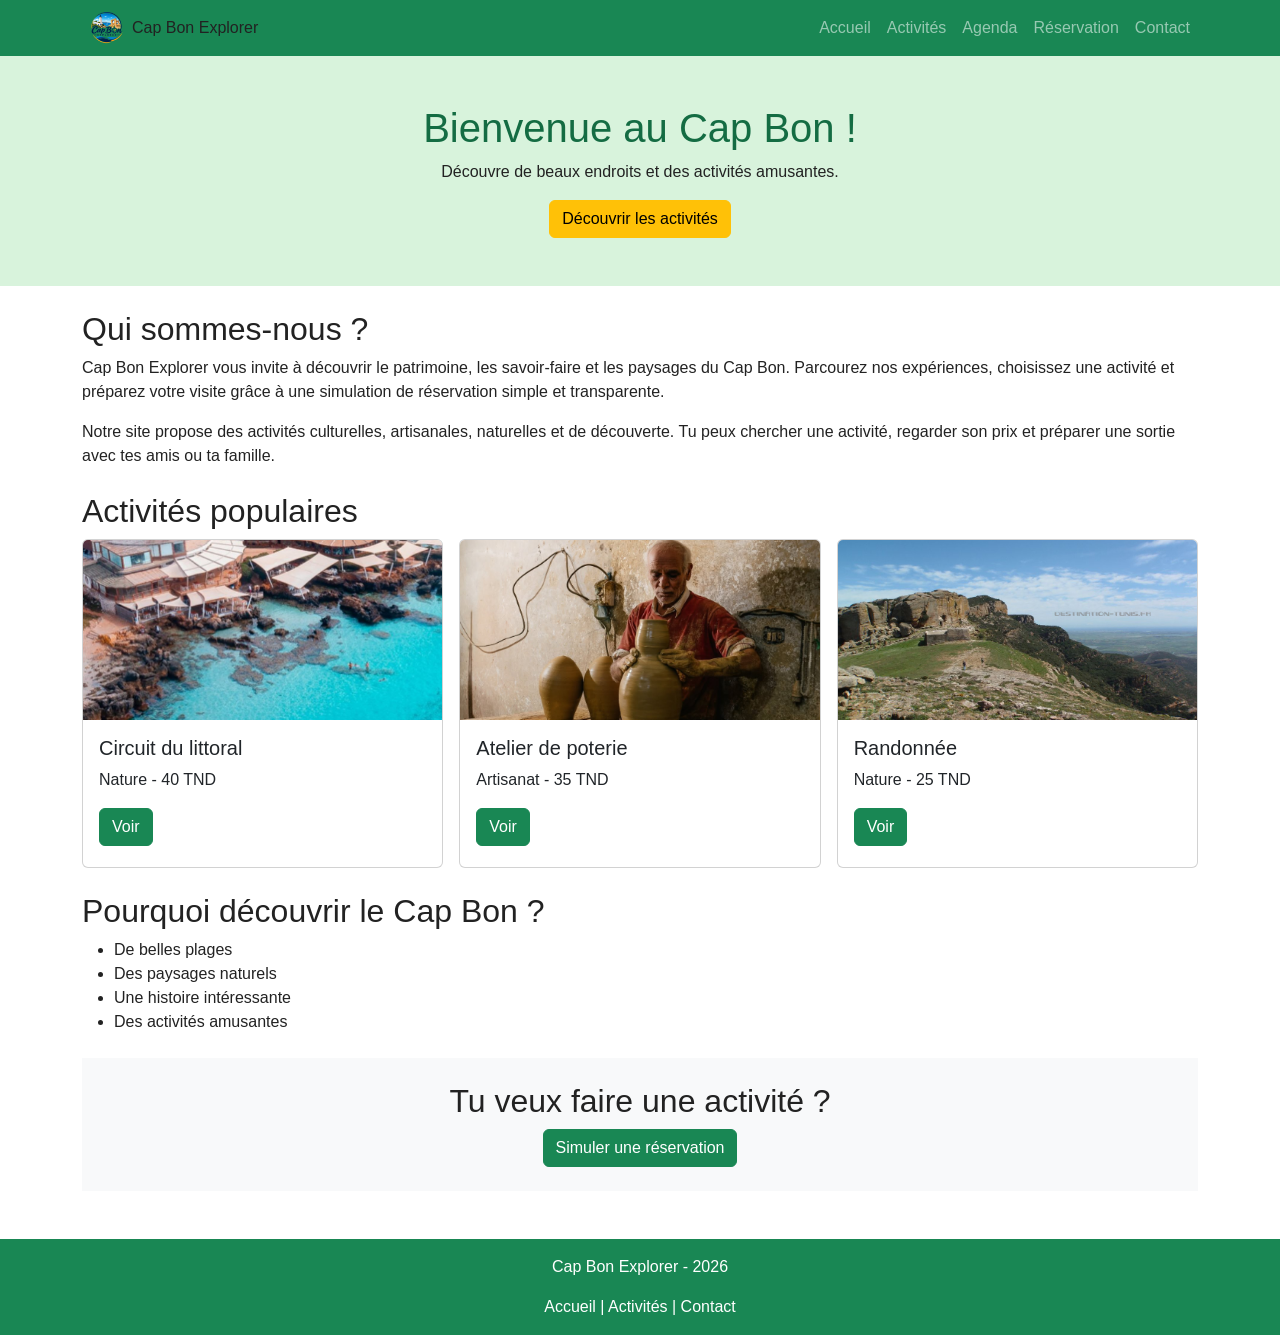
<file: index.html>
<html lang="fr">
    <head>
        <title>Accueil - Cap Bon Explorer</title>
        <meta charset="utf-8">
        <meta content="width=device-width, initial-scale=1" name="viewport">
        <link href="https://cdn.jsdelivr.net/npm/bootstrap@5.3.3/dist/css/bootstrap.min.css" rel="stylesheet">
        <link href="css/style.css" rel="stylesheet">
    <script src="https://cdn.jsdelivr.net/npm/bootstrap@5.3.3/dist/js/bootstrap.bundle.min.js"></script>
    <link rel="icon" href="images/logo.png" type="image/png">
</head>
    <body>
        <nav class="navbar navbar-expand-lg navbar-dark bg-success">
            <div class="container">
                <img src="images/logo.png" alt="Cap Bon Explorer" width="50">
                <span>Cap Bon Explorer</span>
                <button class="navbar-toggler" data-bs-target="#menu" data-bs-toggle="collapse" type="button"><span class="navbar-toggler-icon">
</span></button>
                <div class="collapse navbar-collapse" id="menu">
                    <ul class="navbar-nav ms-auto">
                        <li class="nav-item">
                            <a class="nav-link" href="index.html">Accueil</a>
                        </li>
                        <li class="nav-item">
                            <a class="nav-link" href="activites.html">Activités</a>
                        </li>
                        <li class="nav-item">
                            <a class="nav-link" href="agenda.html">Agenda</a>
                        </li>
                        <li class="nav-item">
                            <a class="nav-link" href="reservation.html">Réservation</a>
                        </li>
                        <li class="nav-item">
                            <a class="nav-link" href="contact.html">Contact</a>
                        </li>
                    </ul>
                </div>
            </div>
        </nav>
        <header class="banner text-center p-5">
            <h1>Bienvenue au Cap Bon !</h1>
            <p>Découvre de beaux endroits et des activités amusantes.</p>
            <a class="btn btn-warning" href="activites.html">Découvrir les activités</a>
        </header>
        <main class="container my-4">
            <section>
                <h2>Qui sommes-nous ?</h2>
                <p>Cap Bon Explorer vous invite à découvrir le patrimoine, les savoir-faire et les paysages du Cap Bon. Parcourez nos expériences, choisissez une activité et préparez votre visite grâce à une simulation de réservation simple et transparente.</p>
                <p>Notre site propose des activités culturelles, artisanales, naturelles et de découverte. Tu peux chercher une activité, regarder son prix et préparer une sortie avec tes amis ou ta famille.</p>
            </section>
            <section class="my-4">
                <h2>Activités populaires</h2>
                <div class="row g-3">
                    <div class="col-md-4">
                        <div class="card h-100">
                            <img alt="Plage" class="card-img-top" src="./images/kelibia.png">
                            <div class="card-body">
                                <h5>Circuit du littoral</h5>
                                <p>Nature - 40 TND</p>
                                <a class="btn btn-success" href="activites.html">Voir</a>
                            </div>
                        </div>
                    </div>
                    <div class="col-md-4">
                        <div class="card h-100">
                            <img alt="Poterie" class="card-img-top" src="./images/poterie.png">
                            <div class="card-body">
                                <h5>Atelier de poterie</h5>
                                <p>Artisanat - 35 TND</p>
                                <a class="btn btn-success" href="activites.html">Voir</a>
                            </div>
                        </div>
                    </div>
                    <div class="col-md-4">
                        <div class="card h-100">
                            <img alt="Nature" class="card-img-top" src="./images/jbal.png">
                            <div class="card-body">
                                <h5>Randonnée</h5>
                                <p>Nature - 25 TND</p>
                                <a class="btn btn-success" href="activites.html">Voir</a>
                            </div>
                        </div>
                    </div>
                </div>
            </section>
            <section class="my-4">
                <h2>Pourquoi découvrir le Cap Bon ?</h2>
                <ul>
                    <li>De belles plages</li>
                    <li>Des paysages naturels</li>
                    <li>Une histoire intéressante</li>
                    <li>Des activités amusantes</li>
                </ul>
            </section>
            <section class="text-center bg-light p-4">
                <h2>Tu veux faire une activité ?</h2>
                <a class="btn btn-success" href="reservation.html">Simuler une réservation</a>
            </section>
        </main>
        <footer class="text-center bg-success text-white p-3 mt-5">
            <p>Cap Bon Explorer - 2026</p>
            <a class="text-white" href="index.html">Accueil</a>
            |
            <a class="text-white" href="activites.html">Activités</a>
            |
            <a class="text-white" href="contact.html">Contact</a>
        </footer>
        
    </body>
</html>
</file>
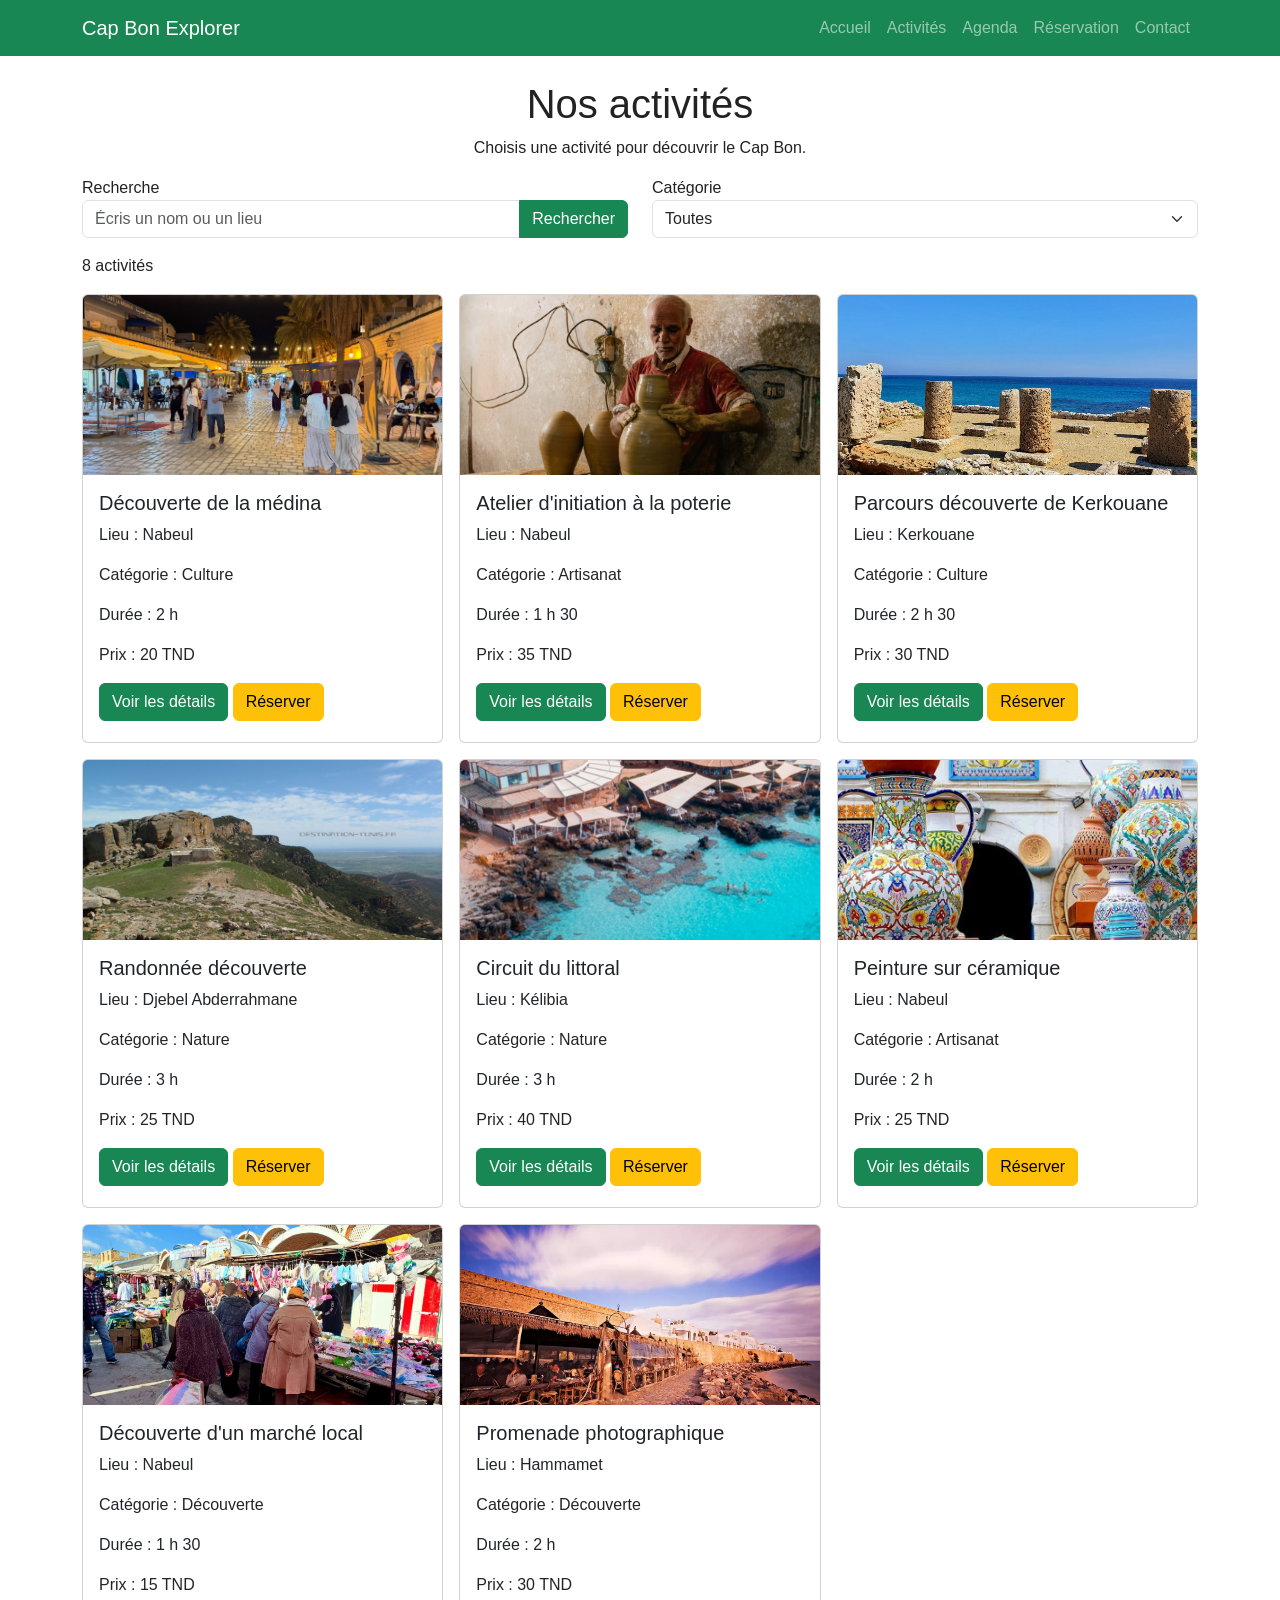
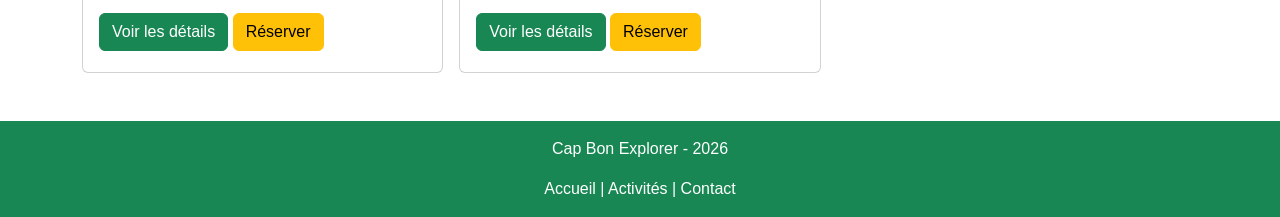
<file: activites.html>
<html lang="fr">
    <head>
        <title>Activités - Cap Bon Explorer</title>
        <meta charset="utf-8">
        <meta content="width=device-width, initial-scale=1" name="viewport">
        <link href="https://cdn.jsdelivr.net/npm/bootstrap@5.3.3/dist/css/bootstrap.min.css" rel="stylesheet">
        <link href="css/style.css" rel="stylesheet">
        <script src="js/activites.js" defer></script>
        <script src="https://cdn.jsdelivr.net/npm/bootstrap@5.3.3/dist/js/bootstrap.bundle.min.js"></script>
</head>
    <body>
        <nav class="navbar navbar-expand-lg navbar-dark bg-success">
            <div class="container">
                <a class="navbar-brand" href="index.html">Cap Bon Explorer</a>
                <button class="navbar-toggler" data-bs-target="#menu" data-bs-toggle="collapse" type="button"><span class="navbar-toggler-icon">
</span></button>
                <div class="collapse navbar-collapse" id="menu">
                    <ul class="navbar-nav ms-auto">
                        <li class="nav-item">
                            <a class="nav-link" href="index.html">Accueil</a>
                        </li>
                        <li class="nav-item">
                            <a class="nav-link" href="activites.html">Activités</a>
                        </li>
                        <li class="nav-item">
                            <a class="nav-link" href="agenda.html">Agenda</a>
                        </li>
                        <li class="nav-item">
                            <a class="nav-link" href="reservation.html">Réservation</a>
                        </li>
                        <li class="nav-item">
                            <a class="nav-link" href="contact.html">Contact</a>
                        </li>
                    </ul>
                </div>
            </div>
        </nav>
        <main class="container my-4">
            <h1 class="text-center">Nos activités</h1>
            <p class="text-center">Choisis une activité pour découvrir le Cap Bon.</p>
            <div class="row mb-3">
                <div class="col-md-6">
                <label for="rech">Recherche</label>
                    <div class="input-group">
                        <input class="form-control" id="rech" placeholder="Écris un nom ou un lieu" type="text">
                        <button class="btn btn-success" onclick="chercher()">Rechercher</button>
                    </div>
                </div>
                <div class="col-md-6">
                    <label for="cat">Catégorie</label>
                    <select class="form-select" id="cat">
                        <option value="Toutes">Toutes</option>
                        <option>Culture</option>
                        <option>Artisanat</option>
                        <option>Nature</option>
                        <option>Découverte</option>
                    </select>
                </div>
            </div>
            <p id="nb">8 activités</p>
            <div class="row g-3" id="liste">
                <div class="col-md-6 col-lg-4 activity">
                    <div class="card h-100">
                        <img alt="Découverte de la médina" class="card-img-top" src="./images/medina.png">
                        <div class="card-body">
                            <h5 class="card-title">Découverte de la médina</h5>
                            <p>Lieu : Nabeul</p>
                            <p>Catégorie : Culture</p>
                            <p>Durée : 2 h</p>
                            <p>Prix : 20 TND</p>
                            <button class="btn btn-success" onclick="details('A01')">Voir les détails</button>
                            <a class="btn btn-warning" href="reservation.html">Réserver</a>
                        </div>
                    </div>
                </div>
                <div class="col-md-6 col-lg-4 activity">
                    <div class="card h-100">
                        <img alt="Atelier d'initiation à la poterie" class="card-img-top" src="./images/poterie.png">
                        <div class="card-body">
                            <h5 class="card-title">Atelier d'initiation à la poterie</h5>
                            <p>Lieu : Nabeul</p>
                            <p>Catégorie : Artisanat</p>
                            <p>Durée : 1 h 30</p>
                            <p>Prix : 35 TND</p>
                            <button class="btn btn-success" onclick="details('A02')">Voir les détails</button>
                            <a class="btn btn-warning" href="reservation.html">Réserver</a>
                        </div>
                    </div>
                </div>
                <div class="col-md-6 col-lg-4 activity">
                    <div class="card h-100">
                        <img alt="Parcours découverte de Kerkouane" class="card-img-top" src="./images/kerkouane.png">
                        <div class="card-body">
                            <h5 class="card-title">Parcours découverte de Kerkouane</h5>
                            <p>Lieu : Kerkouane</p>
                            <p>Catégorie : Culture</p>
                            <p>Durée : 2 h 30</p>
                            <p>Prix : 30 TND</p>
                            <button class="btn btn-success" onclick="details('A03')">Voir les détails</button>
                            <a class="btn btn-warning" href="reservation.html">Réserver</a>
                        </div>
                    </div>
                </div>
                <div class="col-md-6 col-lg-4 activity">
                    <div class="card h-100">
                        <img alt="Randonnée découverte" class="card-img-top" src="./images/jbal.png">
                        <div class="card-body">
                            <h5 class="card-title">Randonnée découverte</h5>
                            <p>Lieu : Djebel Abderrahmane</p>
                            <p>Catégorie : Nature</p>
                            <p>Durée : 3 h</p>
                            <p>Prix : 25 TND</p>
                            <button class="btn btn-success" onclick="details('A04')">Voir les détails</button>
                            <a class="btn btn-warning" href="reservation.html">Réserver</a>
                        </div>
                    </div>
                </div>
                <div class="col-md-6 col-lg-4 activity">
                    <div class="card h-100">
                        <img alt="Circuit du littoral" class="card-img-top" src="./images/kelibia.png">
                        <div class="card-body">
                            <h5 class="card-title">Circuit du littoral</h5>
                            <p>Lieu : Kélibia</p>
                            <p>Catégorie : Nature</p>
                            <p>Durée : 3 h</p>
                            <p>Prix : 40 TND</p>
                            <button class="btn btn-success" onclick="details('A05')">Voir les détails</button>
                            <a class="btn btn-warning" href="reservation.html">Réserver</a>
                        </div>
                    </div>
                </div>
                <div class="col-md-6 col-lg-4 activity">
                    <div class="card h-100">
                        <img alt="Peinture sur céramique" class="card-img-top" src="./images/ceramique.jpg">
                        <div class="card-body">
                            <h5 class="card-title">Peinture sur céramique</h5>
                            <p>Lieu : Nabeul</p>
                            <p>Catégorie : Artisanat</p>
                            <p>Durée : 2 h</p>
                            <p>Prix : 25 TND</p>
                            <button class="btn btn-success" onclick="details('A06')">Voir les détails</button>
                            <a class="btn btn-warning" href="reservation.html">Réserver</a>
                        </div>
                    </div>
                </div>
                <div class="col-md-6 col-lg-4 activity">
                    <div class="card h-100">
                        <img alt="Découverte d'un marché local" class="card-img-top" src="./images/souk.png">
                        <div class="card-body">
                            <h5 class="card-title">Découverte d'un marché local</h5>
                            <p>Lieu : Nabeul</p>
                            <p>Catégorie : Découverte</p>
                            <p>Durée : 1 h 30</p>
                            <p>Prix : 15 TND</p>
                            <button class="btn btn-success" onclick="details('A07')">Voir les détails</button>
                            <a class="btn btn-warning" href="reservation.html">Réserver</a>
                        </div>
                    </div>
                </div>
                <div class="col-md-6 col-lg-4 activity">
                    <div class="card h-100">
                        <img alt="Promenade photographique" class="card-img-top" src="./images/hammamet.png">
                        <div class="card-body">
                            <h5 class="card-title">Promenade photographique</h5>
                            <p>Lieu : Hammamet</p>
                            <p>Catégorie : Découverte</p>
                            <p>Durée : 2 h</p>
                            <p>Prix : 30 TND</p>
                            <button class="btn btn-success" onclick="details('A08')">Voir les détails</button>
                            <a class="btn btn-warning" href="reservation.html">Réserver</a>
                        </div>
                    </div>
                </div>
            </div>
            <p class="alert alert-warning" id="zero" style="display:none">Aucune activité trouvée</p>
        </main>
        <div class="modal" id="mod" tabindex="-1">
            <div class="modal-dialog">
                <div class="modal-content">
                    <div class="modal-header">
                        <h5 id="tit"></h5>
                        <button class="btn-close" data-bs-dismiss="modal"></button>
                    </div>
                    <div class="modal-body">
                        <p id="desc"></p>
                        <p>Prix :
              <span id="prixM">
</span>
              TND</p>
                    </div>
                    <div class="modal-footer">
                        <a class="btn btn-success" href="reservation.html">Réserver</a>
                        <button class="btn btn-secondary" data-bs-dismiss="modal">Fermer</button>
                    </div>
                </div>
            </div>
        </div>
        <footer class="text-center bg-success text-white p-3 mt-5">
            <p>Cap Bon Explorer - 2026</p>
            <a class="text-white" href="index.html">Accueil</a>
            |
            <a class="text-white" href="activites.html">Activités</a>
            |
            <a class="text-white" href="contact.html">Contact</a>
        </footer>
        
        
    </body>
</html>
</file>
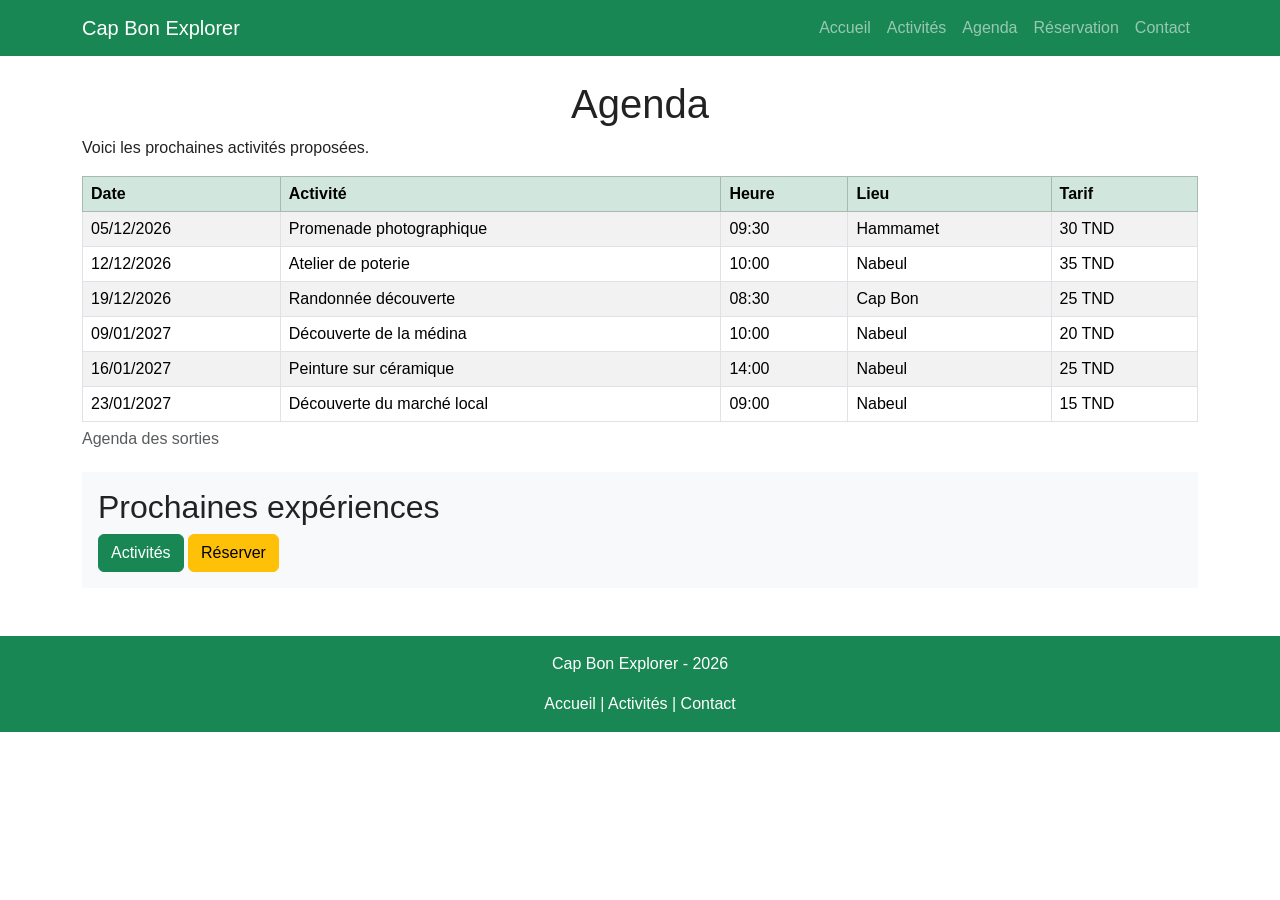
<file: agenda.html>
<html lang="fr">
    <head>
        <title>Agenda - Cap Bon Explorer</title>
        <meta charset="utf-8">
        <meta content="width=device-width, initial-scale=1" name="viewport">
        <link href="https://cdn.jsdelivr.net/npm/bootstrap@5.3.3/dist/css/bootstrap.min.css" rel="stylesheet">
        <link href="css/style.css" rel="stylesheet">
        <script src="https://cdn.jsdelivr.net/npm/bootstrap@5.3.3/dist/js/bootstrap.bundle.min.js"></script>
    </head>
    <body>
        <nav class="navbar navbar-expand-lg navbar-dark bg-success">
            <div class="container">
                <a class="navbar-brand" href="index.html">Cap Bon Explorer</a>
                <button class="navbar-toggler" data-bs-target="#menu" data-bs-toggle="collapse" type="button"><span class="navbar-toggler-icon">
</span></button>
                <div class="collapse navbar-collapse" id="menu">
                    <ul class="navbar-nav ms-auto">
                        <li class="nav-item">
                            <a class="nav-link" href="index.html">Accueil</a>
                        </li>
                        <li class="nav-item">
                            <a class="nav-link" href="activites.html">Activités</a>
                        </li>
                        <li class="nav-item">
                            <a class="nav-link" href="agenda.html">Agenda</a>
                        </li>
                        <li class="nav-item">
                            <a class="nav-link" href="reservation.html">Réservation</a>
                        </li>
                        <li class="nav-item">
                            <a class="nav-link" href="contact.html">Contact</a>
                        </li>
                    </ul>
                </div>
            </div>
        </nav>
        <main class="container my-4">
            <h1 class="text-center">Agenda</h1>
            <p>Voici les prochaines activités proposées.</p>
            <div class="table-responsive">
                <table class="table table-striped table-bordered">
                    <caption>Agenda des sorties</caption>
                    <thead class="table-success">
                        <tr>
                            <th>Date</th>
                            <th>Activité</th>
                            <th>Heure</th>
                            <th>Lieu</th>
                            <th>Tarif</th>
                        </tr>
                    </thead>
                    <tbody>
                        <tr>
                            <td>05/12/2026</td>
                            <td>Promenade photographique</td>
                            <td>09:30</td>
                            <td>Hammamet</td>
                            <td>30 TND</td>
                        </tr>
                        <tr>
                            <td>12/12/2026</td>
                            <td>Atelier de poterie</td>
                            <td>10:00</td>
                            <td>Nabeul</td>
                            <td>35 TND</td>
                        </tr>
                        <tr>
                            <td>19/12/2026</td>
                            <td>Randonnée découverte</td>
                            <td>08:30</td>
                            <td>Cap Bon</td>
                            <td>25 TND</td>
                        </tr>
                        <tr>
                            <td>09/01/2027</td>
                            <td>Découverte de la médina</td>
                            <td>10:00</td>
                            <td>Nabeul</td>
                            <td>20 TND</td>
                        </tr>
                        <tr>
                            <td>16/01/2027</td>
                            <td>Peinture sur céramique</td>
                            <td>14:00</td>
                            <td>Nabeul</td>
                            <td>25 TND</td>
                        </tr>
                        <tr>
                            <td>23/01/2027</td>
                            <td>Découverte du marché local</td>
                            <td>09:00</td>
                            <td>Nabeul</td>
                            <td>15 TND</td>
                        </tr>
                    </tbody>
                </table>
            </div>
            <div class="bg-light p-3">
                <h2>Prochaines expériences</h2>
                <a class="btn btn-success" href="activites.html">Activités</a>
                <a class="btn btn-warning" href="reservation.html">Réserver</a>
            </div>
        </main>
        <footer class="text-center bg-success text-white p-3 mt-5">
            <p>Cap Bon Explorer - 2026</p>
            <a class="text-white" href="index.html">Accueil</a>
            |
            <a class="text-white" href="activites.html">Activités</a>
            |
            <a class="text-white" href="contact.html">Contact</a>
        </footer>
        
    </body>
</html>
</file>
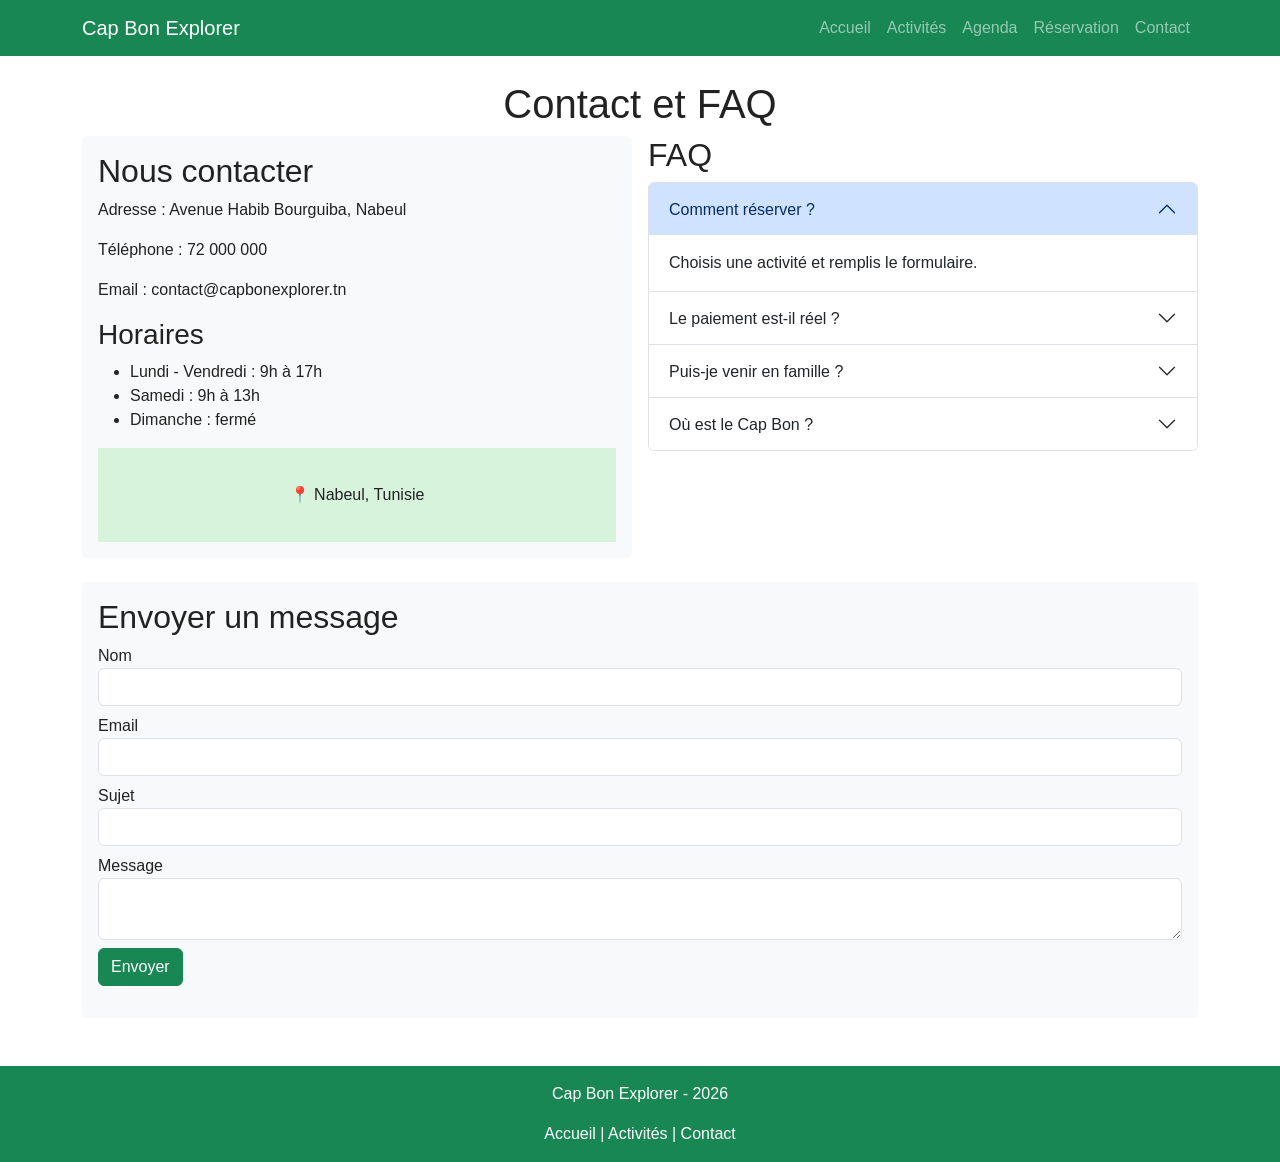
<file: contact.html>
<html lang="fr">
    <head>
        <title>Contact - Cap Bon Explorer</title>
        <meta charset="utf-8">
        <meta content="width=device-width, initial-scale=1" name="viewport">
        <link href="https://cdn.jsdelivr.net/npm/bootstrap@5.3.3/dist/css/bootstrap.min.css" rel="stylesheet">
        <link href="css/style.css" rel="stylesheet">
    <script src="js/contact.js" defer></script>
<script src="https://cdn.jsdelivr.net/npm/bootstrap@5.3.3/dist/js/bootstrap.bundle.min.js"></script>
</head>
    <body>
        <nav class="navbar navbar-expand-lg navbar-dark bg-success">
            <div class="container">
                <a class="navbar-brand" href="index.html">Cap Bon Explorer</a>
                <button class="navbar-toggler" data-bs-target="#menu" data-bs-toggle="collapse" type="button"><span class="navbar-toggler-icon">
</span></button>
                <div class="collapse navbar-collapse" id="menu">
                    <ul class="navbar-nav ms-auto">
                        <li class="nav-item">
                            <a class="nav-link" href="index.html">Accueil</a>
                        </li>
                        <li class="nav-item">
                            <a class="nav-link" href="activites.html">Activités</a>
                        </li>
                        <li class="nav-item">
                            <a class="nav-link" href="agenda.html">Agenda</a>
                        </li>
                        <li class="nav-item">
                            <a class="nav-link" href="reservation.html">Réservation</a>
                        </li>
                        <li class="nav-item">
                            <a class="nav-link" href="contact.html">Contact</a>
                        </li>
                    </ul>
                </div>
            </div>
        </nav>
        <main class="container my-4">
            <h1 class="text-center">Contact et FAQ</h1>
            <div class="row g-3">
                <div class="col-md-6">
                    <section class="bg-light p-3 rounded">
                        <h2>Nous contacter</h2>
                        <p>Adresse : Avenue Habib Bourguiba, Nabeul</p>
                        <p>Téléphone : 72 000 000</p>
                        <p>Email : contact@capbonexplorer.tn</p>
                        <h3>Horaires</h3>
                        <ul>
                            <li>Lundi - Vendredi : 9h à 17h</li>
                            <li>Samedi : 9h à 13h</li>
                            <li>Dimanche : fermé</li>
                        </ul>
                        <div class="map">📍 Nabeul, Tunisie</div>
                    </section>
                </div>
                <div class="col-md-6">
                    <h2>FAQ</h2>
                    <div class="accordion" id="faq">
                        <div class="accordion-item">
                            <h2 class="accordion-header">
                                <button class="accordion-button" data-bs-target="#q1" data-bs-toggle="collapse">Comment réserver ?</button>
                            </h2>
                            <div class="accordion-collapse collapse show" data-bs-parent="#faq" id="q1">
                                <div class="accordion-body">Choisis une activité et remplis le formulaire.</div>
                            </div>
                        </div>
                        <div class="accordion-item">
                            <h2 class="accordion-header">
                                <button class="accordion-button collapsed" data-bs-target="#q2" data-bs-toggle="collapse">Le paiement est-il réel ?</button>
                            </h2>
                            <div class="accordion-collapse collapse" data-bs-parent="#faq" id="q2">
                                <div class="accordion-body">Non, c'est un site de démonstration.</div>
                            </div>
                        </div>
                        <div class="accordion-item">
                            <h2 class="accordion-header">
                                <button class="accordion-button collapsed" data-bs-target="#q3" data-bs-toggle="collapse">Puis-je venir en famille ?</button>
                            </h2>
                            <div class="accordion-collapse collapse" data-bs-parent="#faq" id="q3">
                                <div class="accordion-body">Oui, les activités peuvent se faire en famille.</div>
                            </div>
                        </div>
                        <div class="accordion-item">
                            <h2 class="accordion-header">
                                <button class="accordion-button collapsed" data-bs-target="#q4" data-bs-toggle="collapse">Où est le Cap Bon ?</button>
                            </h2>
                            <div class="accordion-collapse collapse" data-bs-parent="#faq" id="q4">
                                <div class="accordion-body">Au nord-est de la Tunisie.</div>
                            </div>
                        </div>
                    </div>
                </div>
            </div>
            <section class="bg-light p-3 rounded mt-4">
                <h2>Envoyer un message</h2>
                <form id="cf">
                    <div class="mb-2">
                        <label for="cn">Nom</label>
                        <input class="form-control" id="cn" required="">
                    </div>
                    <div class="mb-2">
                        <label for="ce">Email</label>
                        <input class="form-control" id="ce" required="" type="email">
                    </div>
                    <div class="mb-2">
                        <label for="sujet">Sujet</label>
                        <input class="form-control" id="sujet" required="">
                    </div>
                    <div class="mb-2">
                        <label for="ct">Message</label>
                        <textarea class="form-control" id="ct" required=""></textarea>
                    </div>
                    <button class="btn btn-success">Envoyer</button>
                    <div id="msg"></div>
                </form>
            </section>
        </main>
        <footer class="text-center bg-success text-white p-3 mt-5">
            <p>Cap Bon Explorer - 2026</p>
            <a class="text-white" href="index.html">Accueil</a>
            |
            <a class="text-white" href="activites.html">Activités</a>
            |
            <a class="text-white" href="contact.html">Contact</a>
        </footer>
        
        
    </body>
</html>
</file>
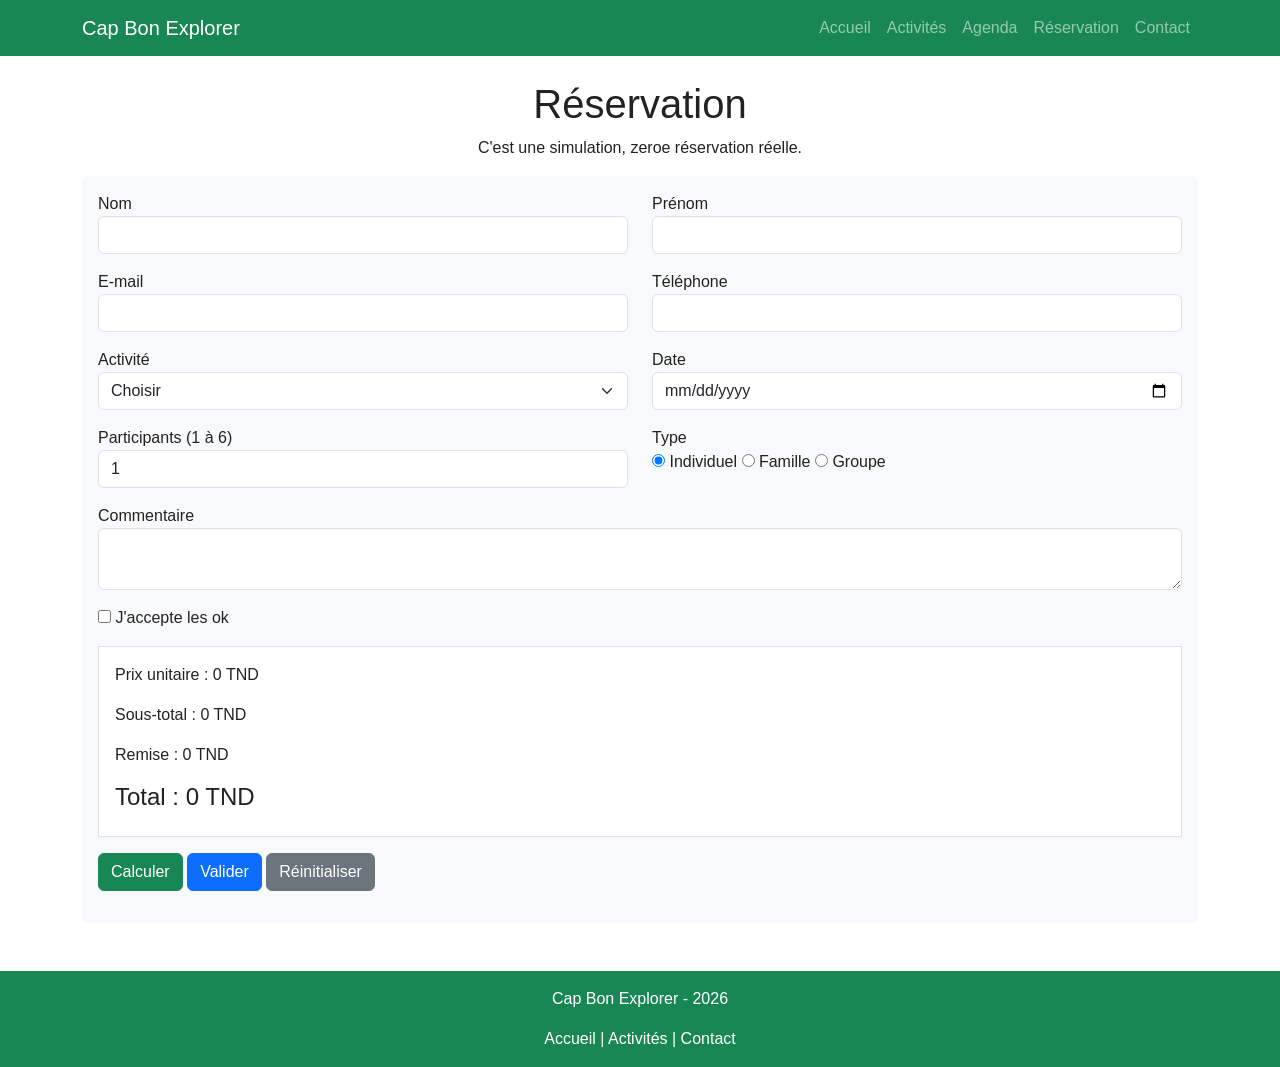
<file: reservation.html>
<html lang="fr">
    <head>
        <title>Réservation - Cap Bon Explorer</title>
        <meta charset="utf-8">
        <meta content="width=device-width, initial-scale=1" name="viewport">
        <link href="https://cdn.jsdelivr.net/npm/bootstrap@5.3.3/dist/css/bootstrap.min.css" rel="stylesheet">
        <link href="css/style.css" rel="stylesheet">
    <script src="js/reservation.js" defer></script>
    <script src="https://cdn.jsdelivr.net/npm/bootstrap@5.3.3/dist/js/bootstrap.bundle.min.js"></script>
</head>
    <body>
        <nav class="navbar navbar-expand-lg navbar-dark bg-success">
            <div class="container">
                <a class="navbar-brand" href="index.html">Cap Bon Explorer</a>
                <button class="navbar-toggler" data-bs-target="#menu" data-bs-toggle="collapse" type="button"><span class="navbar-toggler-icon">
</span></button>
                <div class="collapse navbar-collapse" id="menu">
                    <ul class="navbar-nav ms-auto">
                        <li class="nav-item">
                            <a class="nav-link" href="index.html">Accueil</a>
                        </li>
                        <li class="nav-item">
                            <a class="nav-link" href="activites.html">Activités</a>
                        </li>
                        <li class="nav-item">
                            <a class="nav-link" href="agenda.html">Agenda</a>
                        </li>
                        <li class="nav-item">
                            <a class="nav-link" href="reservation.html">Réservation</a>
                        </li>
                        <li class="nav-item">
                            <a class="nav-link" href="contact.html">Contact</a>
                        </li>
                    </ul>
                </div>
            </div>
        </nav>
        <main class="container my-4">
            <h1 class="text-center">Réservation</h1>
            <p class="text-center">C'est une simulation, zeroe réservation réelle.</p>
            <form class="bg-light p-3 rounded" id="form">
                <div class="row">
                    <div class="col-md-6 mb-3">
                        <label for="nom">Nom</label>
                        <input class="form-control" id="nom" required="">
                    </div>
                    <div class="col-md-6 mb-3">
                        <label for="prenom">Prénom</label>
                        <input class="form-control" id="prenom" required="">
                    </div>
                    <div class="col-md-6 mb-3">
                        <label for="email">E-mail</label>
                        <input class="form-control" id="email" required="" type="email">
                    </div>
                    <div class="col-md-6 mb-3">
                        <label for="telephone">Téléphone</label>
                        <input class="form-control" id="telephone" required="">
                    </div>
                    <div class="col-md-6 mb-3">
                        <label for="activite">Activité</label>
                        <select class="form-select" id="activite" required="">
                            <option value="">Choisir</option>
                            <option value="20">Découverte de la médina - 20 TND</option>
                            <option value="35">Atelier de poterie - 35 TND</option>
                            <option value="30">Kerkouane - 30 TND</option>
                            <option value="25">Randonnée - 25 TND</option>
                            <option value="40">Circuit littoral - 40 TND</option>
                            <option value="25">Peinture - 25 TND</option>
                            <option value="15">Marché local - 15 TND</option>
                            <option value="30">Promenade photo - 30 TND</option>
                        </select>
                    </div>
                    <div class="col-md-6 mb-3">
                        <label for="date">Date</label>
                        <input class="form-control" id="date" required="" type="date">
                    </div>
                    <div class="col-md-6 mb-3">
                        <label for="pers">Participants (1 à 6)</label>
                        <input class="form-control" id="pers" max="6" min="1" required="" type="number" value="1">
                    </div>
                    <div class="col-md-6 mb-3">
                        <label>Type</label>
                        <br>
                        <input checked="" name="type" type="radio" value="Individuel">
                        Individuel
                        <input name="type" type="radio" value="Famille">
                        Famille
                        <input name="type" type="radio" value="Groupe">
                        Groupe
                    </div>
                    <div class="col-12 mb-3">
                        <label for="com">Commentaire</label>
                        <textarea class="form-control" id="com"></textarea>
                    </div>
                    <div class="col-12 mb-3"><input id="ok" type="checkbox"/>
            J'accepte les ok</div>
                </div>
                <div class="border bg-white p-3">
                    <p>Prix unitaire :
            <span id="prix">
              0
            </span>
            TND</p>
                    <p>Sous-total :
            <span id="sous">
              0
            </span>
            TND</p>
                    <p>Remise :
            <span id="rem">
              0
            </span>
            TND</p>
                    <h4>Total :
            <span id="total">
              0
            </span>
            TND</h4>
                </div>
                <button class="btn btn-success mt-3" id="calculer" type="button">Calculer</button>
                <button class="btn btn-primary mt-3" type="submit">Valider</button>
                <button class="btn btn-secondary mt-3" type="reset">Réinitialiser</button>
                <div class="mt-3" id="message"></div>
            </form>
        </main>
        <footer class="text-center bg-success text-white p-3 mt-5">
            <p>Cap Bon Explorer - 2026</p>
            <a class="text-white" href="index.html">Accueil</a>
            |
            <a class="text-white" href="activites.html">Activités</a>
            |
            <a class="text-white" href="contact.html">Contact</a>
        </footer>
        
        
    </body>
</html>
</file>
<file: css/style.css>
body {
    font-family: Arial;
    background: #ffffff;
    color: #222222;
}
.banner {
    background: #d8f3dc;
}
.banner h1 {
    color: #146c43;
}
.card img {
    height: 180px;
    object-fit: cover;
}
.card {
    margin-bottom: 5px;
}
.card:hover {
    transform: scale(1.01);
    transition: 0.2s;
}
.map {
    background: #d8f3dc;
    padding: 35px;
    text-align: center;
}
footer a {
    text-decoration: none;
}
@media (max-width: 600px) {
    .banner {
        padding: 30px !important;
    }
}
</file>
